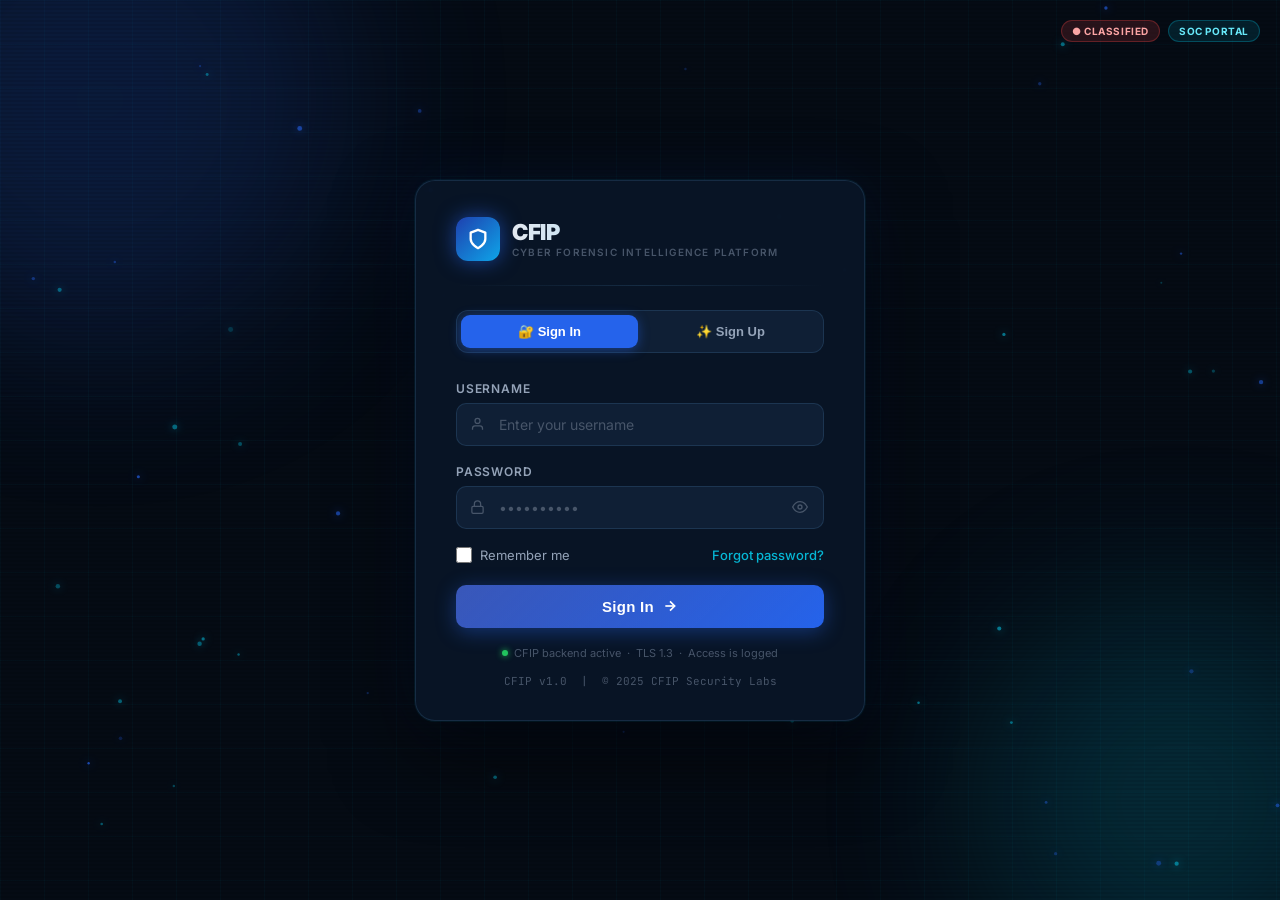
<file: login.html>
<!DOCTYPE html>
<html lang="en">
<head>
  <meta charset="UTF-8"/>
  <meta name="viewport" content="width=device-width, initial-scale=1.0"/>
  <title>CFIP – Secure Login</title>
  <meta name="description" content="Secure login portal for the Cyber Forensic Intelligence Platform."/>
  <link rel="preconnect" href="https://fonts.googleapis.com"/>
  <link href="https://fonts.googleapis.com/css2?family=Inter:wght@300;400;500;600;700;800;900&family=JetBrains+Mono:wght@400;500&display=swap" rel="stylesheet"/>
  <style>
    *, *::before, *::after { box-sizing: border-box; margin: 0; padding: 0; }

    :root {
      --bg:         #050b14;
      --surface:    #0a1628;
      --surface-2:  #0f1f35;
      --border:     rgba(99,179,237,.15);
      --primary:    #2563eb;
      --primary-lt: rgba(37,99,235,.12);
      --cyan:       #06b6d4;
      --red:        #ef4444;
      --green:      #22c55e;
      --text-1:     #f1f5f9;
      --text-2:     #94a3b8;
      --text-3:     #475569;
      --glow-blue:  rgba(37,99,235,.6);
    }

    html, body {
      height: 100%;
      font-family: 'Inter', sans-serif;
      background: var(--bg);
      color: var(--text-1);
      overflow: hidden;
    }

    /* ── Background ────────────────────────────── */
    .bg-scene {
      position: fixed; inset: 0; z-index: 0;
      background:
        linear-gradient(rgba(6,182,212,.04) 1px, transparent 1px),
        linear-gradient(90deg, rgba(6,182,212,.04) 1px, transparent 1px);
      background-size: 44px 44px;
      animation: gridScroll 18s linear infinite;
    }
    @keyframes gridScroll {
      from { background-position: 0 0; }
      to   { background-position: 44px 44px; }
    }
    .blob {
      position: fixed; border-radius: 50%;
      filter: blur(90px); opacity: .18; pointer-events: none; z-index: 0;
    }
    .blob-1 { width: 500px; height: 500px; background: #2563eb; top: -150px; left: -150px; }
    .blob-2 { width: 400px; height: 400px; background: #06b6d4; bottom: -100px; right: -100px; }
    .scanlines {
      position: fixed; inset: 0; z-index: 0; pointer-events: none;
      background: repeating-linear-gradient(0deg,transparent,transparent 2px,rgba(0,0,0,.08) 2px,rgba(0,0,0,.08) 4px);
    }
    #particle-canvas { position: fixed; inset: 0; z-index: 0; pointer-events: none; }

    /* ── Wrapper ───────────────────────────────── */
    .login-wrapper {
      position: relative; z-index: 10;
      display: flex; flex-direction: column;
      align-items: center; justify-content: center;
      min-height: 100vh; padding: 24px;
    }

    /* ── Card ──────────────────────────────────── */
    .login-card {
      width: 100%; max-width: 450px;
      background: rgba(10,22,40,.88);
      border: 1px solid var(--border);
      border-radius: 20px;
      padding: 36px 40px 32px;
      backdrop-filter: blur(24px);
      box-shadow:
        0 0 0 1px rgba(6,182,212,.08),
        0 32px 80px rgba(0,0,0,.6),
        0 0 60px rgba(37,99,235,.1);
      animation: cardIn .55s cubic-bezier(.22,1,.36,1) both;
      transition: min-height .35s ease;
    }
    @keyframes cardIn {
      from { opacity: 0; transform: translateY(28px); }
      to   { opacity: 1; transform: translateY(0); }
    }

    /* ── Brand ─────────────────────────────────── */
    .brand { display: flex; align-items: center; gap: 12px; margin-bottom: 24px; }
    .brand-icon {
      width: 44px; height: 44px;
      background: linear-gradient(135deg, #1e40af, #0ea5e9);
      border-radius: 12px;
      display: flex; align-items: center; justify-content: center;
      box-shadow: 0 0 20px var(--glow-blue); flex-shrink: 0;
    }
    .brand-icon svg { color: #fff; }
    .brand-text { display: flex; flex-direction: column; }
    .brand-name {
      font-size: 22px; font-weight: 900; letter-spacing: -0.5px;
      background: linear-gradient(90deg, #e2e8f0, #7dd3fc);
      -webkit-background-clip: text; background-clip: text;
      -webkit-text-fill-color: transparent;
    }
    .brand-sub {
      font-size: 10px; font-weight: 600; color: var(--text-3);
      letter-spacing: 1.2px; text-transform: uppercase; margin-top: 1px;
    }

    .divider {
      height: 1px;
      background: linear-gradient(90deg, transparent, var(--border), transparent);
      margin-bottom: 24px;
    }

    /* ── Tab switcher ──────────────────────────── */
    .tab-switcher {
      display: flex; gap: 4px;
      background: var(--surface-2);
      border: 1px solid var(--border);
      border-radius: 12px;
      padding: 4px;
      margin-bottom: 28px;
    }
    .tab-btn {
      flex: 1; padding: 9px 0;
      border: none; border-radius: 9px;
      font-size: 13px; font-weight: 600;
      cursor: pointer; transition: all .22s ease;
      background: transparent; color: var(--text-2);
    }
    .tab-btn.active {
      background: var(--primary);
      color: #fff;
      box-shadow: 0 2px 12px rgba(37,99,235,.45);
    }
    .tab-btn:not(.active):hover { color: var(--text-1); background: rgba(255,255,255,.05); }

    /* ── Panel visibility ──────────────────────── */
    .form-panel { display: none; animation: fadePanel .25s ease; }
    .form-panel.active { display: block; }
    @keyframes fadePanel {
      from { opacity: 0; transform: translateY(6px); }
      to   { opacity: 1; transform: translateY(0); }
    }

    /* ── Alert ─────────────────────────────────── */
    .alert {
      display: none; align-items: center; gap: 10px;
      padding: 12px 14px; border-radius: 10px;
      font-size: 13px; font-weight: 500; margin-bottom: 18px;
    }
    .alert.error   { background: rgba(239,68,68,.12); border: 1px solid rgba(239,68,68,.3); color: #fca5a5; }
    .alert.success { background: rgba(34,197,94,.1);  border: 1px solid rgba(34,197,94,.3);  color: #86efac; }
    .alert.show    { display: flex; animation: slideIn .25s ease; }
    @keyframes slideIn { from { opacity: 0; transform: translateY(-6px); } to { opacity: 1; transform: translateY(0); } }

    /* ── Form fields ───────────────────────────── */
    .form-group { margin-bottom: 18px; }
    .form-label {
      display: block; font-size: 12px; font-weight: 600;
      color: var(--text-2); text-transform: uppercase;
      letter-spacing: .8px; margin-bottom: 7px;
    }
    .input-wrap { position: relative; }
    .input-icon {
      position: absolute; left: 14px; top: 50%; transform: translateY(-50%);
      color: var(--text-3); display: flex; pointer-events: none; transition: color .2s;
    }
    .form-input {
      width: 100%; padding: 12px 14px 12px 42px;
      background: var(--surface-2);
      border: 1px solid rgba(99,179,237,.15);
      border-radius: 10px;
      color: var(--text-1); font-size: 14px;
      font-family: 'Inter', sans-serif;
      outline: none; transition: border-color .2s, box-shadow .2s;
      -webkit-appearance: none;
      appearance: none;
    }
    .form-input::placeholder { color: var(--text-3); }
    .form-input:focus {
      border-color: var(--primary);
      box-shadow: 0 0 0 3px rgba(37,99,235,.2), 0 0 16px rgba(37,99,235,.12);
    }
    .form-input.error-field { border-color: var(--red); box-shadow: 0 0 0 3px rgba(239,68,68,.15); }
    .input-wrap:focus-within .input-icon { color: var(--cyan); }

    /* Password toggle */
    .pw-toggle {
      position: absolute; right: 14px; top: 50%; transform: translateY(-50%);
      color: var(--text-3); background: none; border: none; cursor: pointer;
      display: flex; padding: 2px; transition: color .2s;
    }
    .pw-toggle:hover { color: var(--text-1); }

    /* Inline hint under field */
    .field-hint { font-size: 11px; color: var(--text-3); margin-top: 5px; padding-left: 2px; }
    .field-hint.err { color: #fca5a5; }

    /* Password strength bar */
    .strength-wrap { margin-top: 7px; display: flex; flex-direction: column; gap: 4px; }
    .strength-track { height: 4px; border-radius: 20px; background: var(--surface-2); overflow: hidden; }
    .strength-bar   { height: 100%; border-radius: 20px; transition: width .3s ease, background .3s ease; width: 0; }
    .strength-label { font-size: 11px; color: var(--text-3); }

    /* ── Form options row ──────────────────────── */
    .form-options {
      display: flex; justify-content: space-between; align-items: center;
      margin-bottom: 22px;
    }
    .checkbox-label {
      display: flex; align-items: center; gap: 8px;
      font-size: 13px; color: var(--text-2); cursor: pointer; user-select: none;
    }
    .checkbox-label input[type="checkbox"] {
      width: 16px; height: 16px; accent-color: var(--primary); cursor: pointer;
    }
    .forgot-link {
      font-size: 13px; color: var(--cyan); text-decoration: none;
      font-weight: 500; transition: color .2s;
    }
    .forgot-link:hover { color: #7dd3fc; }

    /* ── Submit button ─────────────────────────── */
    .btn-login {
      width: 100%; padding: 13px;
      background: linear-gradient(135deg, #1e40af, #2563eb);
      border: none; border-radius: 10px;
      color: #fff; font-size: 15px; font-weight: 700;
      letter-spacing: .3px; cursor: pointer;
      display: flex; align-items: center; justify-content: center; gap: 8px;
      transition: transform .15s, box-shadow .2s;
      box-shadow: 0 4px 20px rgba(37,99,235,.4);
      position: relative; overflow: hidden;
    }
    .btn-login::after {
      content: ''; position: absolute; inset: 0;
      background: linear-gradient(135deg, rgba(255,255,255,.12), transparent);
      pointer-events: none;
    }
    .btn-login:hover:not(:disabled) { transform: translateY(-1px); box-shadow: 0 8px 30px rgba(37,99,235,.55); }
    .btn-login:active  { transform: translateY(0); }
    .btn-login:disabled { opacity: .6; cursor: not-allowed; transform: none; }

    .btn-spinner {
      display: none; width: 16px; height: 16px;
      border: 2px solid rgba(255,255,255,.4); border-top-color: #fff;
      border-radius: 50%; animation: spin .7s linear infinite;
    }
    @keyframes spin { to { transform: rotate(360deg); } }

    /* ── Status & footer ───────────────────────── */
    .status-strip {
      display: flex; align-items: center; justify-content: center; gap: 6px;
      margin-top: 18px; font-size: 11px; color: var(--text-3);
    }
    .status-dot {
      width: 6px; height: 6px; border-radius: 50%;
      background: var(--green); box-shadow: 0 0 6px var(--green);
      animation: pulse 2s ease-in-out infinite;
    }
    @keyframes pulse { 0%, 100% { opacity: 1; } 50% { opacity: .4; } }
    .login-footer {
      margin-top: 14px; text-align: center;
      font-size: 11px; color: var(--text-3);
      font-family: 'JetBrains Mono', monospace;
    }

    /* ── Top badges ────────────────────────────── */
    .top-badges { position: fixed; top: 20px; right: 20px; z-index: 20; display: flex; gap: 8px; }
    .badge { padding: 4px 10px; border-radius: 20px; font-size: 10px; font-weight: 700; letter-spacing: .6px; text-transform: uppercase; }
    .badge-red  { background: rgba(239,68,68,.15); border: 1px solid rgba(239,68,68,.3); color: #fca5a5; }
    .badge-cyan { background: rgba(6,182,212,.12);  border: 1px solid rgba(6,182,212,.3);  color: #67e8f9; }

    /* Shake */
    @keyframes shake {
      0%, 100% { transform: translateX(0); }
      20% { transform: translateX(-8px); }
      40% { transform: translateX(8px); }
      60% { transform: translateX(-5px); }
      80% { transform: translateX(5px); }
    }
  </style>
</head>
<body>

<div class="bg-scene"></div>
<div class="blob blob-1"></div>
<div class="blob blob-2"></div>
<div class="scanlines"></div>
<canvas id="particle-canvas"></canvas>

<div class="top-badges">
  <span class="badge badge-red">● CLASSIFIED</span>
  <span class="badge badge-cyan">SOC PORTAL</span>
</div>

<div class="login-wrapper">
  <div class="login-card">

    <!-- Brand -->
    <div class="brand">
      <div class="brand-icon">
        <svg width="22" height="22" viewBox="0 0 24 24" fill="none" stroke="currentColor" stroke-width="2.5" stroke-linecap="round" stroke-linejoin="round">
          <path d="M12 22s8-4 8-10V5l-8-3-8 3v7c0 6 8 10 8 10z"/>
        </svg>
      </div>
      <div class="brand-text">
        <span class="brand-name">CFIP</span>
        <span class="brand-sub">Cyber Forensic Intelligence Platform</span>
      </div>
    </div>

    <div class="divider"></div>

    <!-- Tab switcher -->
    <div class="tab-switcher" role="tablist">
      <button class="tab-btn active" id="tab-login" role="tab" onclick="switchTab('login')">
        🔐 Sign In
      </button>
      <button class="tab-btn" id="tab-signup" role="tab" onclick="switchTab('signup')">
        ✨ Sign Up
      </button>
    </div>

    <!-- Shared alert box -->
    <div class="alert error" id="alert-box" role="alert">
      <svg width="15" height="15" viewBox="0 0 24 24" fill="none" stroke="currentColor" stroke-width="2.5"><circle cx="12" cy="12" r="10"/><line x1="12" y1="8" x2="12" y2="12"/><line x1="12" y1="16" x2="12.01" y2="16"/></svg>
      <span id="alert-msg">Invalid credentials.</span>
    </div>

    <!-- ══ LOGIN PANEL ══ -->
    <div class="form-panel active" id="panel-login">
      <form id="login-form" onsubmit="handleLogin(event)" novalidate>

        <div class="form-group">
          <label class="form-label" for="login-username">Username</label>
          <div class="input-wrap">
            <span class="input-icon">
              <svg width="15" height="15" viewBox="0 0 24 24" fill="none" stroke="currentColor" stroke-width="2"><path d="M20 21v-2a4 4 0 0 0-4-4H8a4 4 0 0 0-4 4v2"/><circle cx="12" cy="7" r="4"/></svg>
            </span>
            <input type="text" id="login-username" class="form-input" placeholder="Enter your username" autocomplete="username" required/>
          </div>
        </div>

        <div class="form-group">
          <label class="form-label" for="login-password">Password</label>
          <div class="input-wrap">
            <span class="input-icon">
              <svg width="15" height="15" viewBox="0 0 24 24" fill="none" stroke="currentColor" stroke-width="2"><rect x="3" y="11" width="18" height="11" rx="2"/><path d="M7 11V7a5 5 0 0 1 10 0v4"/></svg>
            </span>
            <input type="password" id="login-password" class="form-input" placeholder="••••••••••" autocomplete="current-password" required/>
            <button type="button" class="pw-toggle" onclick="togglePw('login-password','eye-login')" aria-label="Toggle password">
              <svg id="eye-login" width="16" height="16" viewBox="0 0 24 24" fill="none" stroke="currentColor" stroke-width="2">
                <path d="M1 12s4-8 11-8 11 8 11 8-4 8-11 8-11-8-11-8z"/><circle cx="12" cy="12" r="3"/>
              </svg>
            </button>
          </div>
        </div>

        <div class="form-options">
          <label class="checkbox-label">
            <input type="checkbox" id="remember-me"/>
            Remember me
          </label>
          <a href="#" class="forgot-link" onclick="showForgot();return false;">Forgot password?</a>
        </div>

        <button type="submit" class="btn-login" id="login-btn">
          <span class="btn-spinner" id="login-spinner"></span>
          <span id="login-label">Sign In</span>
          <svg id="login-arrow" width="16" height="16" viewBox="0 0 24 24" fill="none" stroke="currentColor" stroke-width="2.5"><line x1="5" y1="12" x2="19" y2="12"/><polyline points="12 5 19 12 12 19"/></svg>
        </button>

      </form>
    </div>

    <!-- ══ SIGNUP PANEL ══ -->
    <div class="form-panel" id="panel-signup">
      <form id="signup-form" onsubmit="handleSignup(event)" novalidate>

        <div class="form-group">
          <label class="form-label" for="su-name">Full Name</label>
          <div class="input-wrap">
            <span class="input-icon">
              <svg width="15" height="15" viewBox="0 0 24 24" fill="none" stroke="currentColor" stroke-width="2"><path d="M20 21v-2a4 4 0 0 0-4-4H8a4 4 0 0 0-4 4v2"/><circle cx="12" cy="7" r="4"/></svg>
            </span>
            <input type="text" id="su-name" class="form-input" placeholder="e.g. Kartik Sharma" autocomplete="name" required/>
          </div>
        </div>

        <div class="form-group">
          <label class="form-label" for="su-username">Username</label>
          <div class="input-wrap">
            <span class="input-icon">
              <svg width="15" height="15" viewBox="0 0 24 24" fill="none" stroke="currentColor" stroke-width="2"><circle cx="12" cy="12" r="10"/><line x1="2" y1="12" x2="22" y2="12"/><path d="M12 2a15.3 15.3 0 0 1 4 10 15.3 15.3 0 0 1-4 10 15.3 15.3 0 0 1-4-10 15.3 15.3 0 0 1 4-10z"/></svg>
            </span>
            <input type="text" id="su-username" class="form-input" placeholder="unique_username" autocomplete="username" required/>
          </div>
          <p class="field-hint">Letters, numbers, underscores only. Min 3 chars.</p>
        </div>

        <div class="form-group">
          <label class="form-label" for="su-email">Email Address</label>
          <div class="input-wrap">
            <span class="input-icon">
              <svg width="15" height="15" viewBox="0 0 24 24" fill="none" stroke="currentColor" stroke-width="2"><path d="M4 4h16c1.1 0 2 .9 2 2v12c0 1.1-.9 2-2 2H4c-1.1 0-2-.9-2-2V6c0-1.1.9-2 2-2z"/><polyline points="22,6 12,13 2,6"/></svg>
            </span>
            <input type="email" id="su-email" class="form-input" placeholder="analyst@cfip.sec" autocomplete="email" required/>
          </div>
        </div>

        <div class="form-group">
          <label class="form-label" for="su-password">Password</label>
          <div class="input-wrap">
            <span class="input-icon">
              <svg width="15" height="15" viewBox="0 0 24 24" fill="none" stroke="currentColor" stroke-width="2"><rect x="3" y="11" width="18" height="11" rx="2"/><path d="M7 11V7a5 5 0 0 1 10 0v4"/></svg>
            </span>
            <input type="password" id="su-password" class="form-input" placeholder="Min 6 characters" autocomplete="new-password" oninput="checkStrength(this.value)" required/>
            <button type="button" class="pw-toggle" onclick="togglePw('su-password','eye-su')" aria-label="Toggle password">
              <svg id="eye-su" width="16" height="16" viewBox="0 0 24 24" fill="none" stroke="currentColor" stroke-width="2">
                <path d="M1 12s4-8 11-8 11 8 11 8-4 8-11 8-11-8-11-8z"/><circle cx="12" cy="12" r="3"/>
              </svg>
            </button>
          </div>
          <div class="strength-wrap">
            <div class="strength-track"><div class="strength-bar" id="strength-bar"></div></div>
            <span class="strength-label" id="strength-label">Enter a password</span>
          </div>
        </div>

        <div class="form-group">
          <label class="form-label" for="su-confirm">Confirm Password</label>
          <div class="input-wrap">
            <span class="input-icon">
              <svg width="15" height="15" viewBox="0 0 24 24" fill="none" stroke="currentColor" stroke-width="2"><path d="M12 22s8-4 8-10V5l-8-3-8 3v7c0 6 8 10 8 10z"/></svg>
            </span>
            <input type="password" id="su-confirm" class="form-input" placeholder="Re-enter password" autocomplete="new-password" required/>
          </div>
        </div>

        <button type="submit" class="btn-login" id="signup-btn" style="background:linear-gradient(135deg,#065f46,#059669);box-shadow:0 4px 20px rgba(5,150,105,.4)">
          <span class="btn-spinner" id="signup-spinner"></span>
          <span id="signup-label">Create Account</span>
          <svg id="signup-arrow" width="16" height="16" viewBox="0 0 24 24" fill="none" stroke="currentColor" stroke-width="2.5"><line x1="5" y1="12" x2="19" y2="12"/><polyline points="12 5 19 12 12 19"/></svg>
        </button>

      </form>
    </div>

    <!-- Status -->
    <div class="status-strip">
      <span class="status-dot"></span>
      <span>CFIP backend active &nbsp;·&nbsp; TLS 1.3 &nbsp;·&nbsp; Access is logged</span>
    </div>
    <div class="login-footer">CFIP v1.0 &nbsp;|&nbsp; © 2025 CFIP Security Labs</div>

  </div>
</div>

<script>
  /* ══ Demo credentials ═══════════════════════════════════
     Login:  admin / admin123  |  kartik / cfip2025
     Signup: saved in-memory (session only – server restart clears them)
  ═══════════════════════════════════════════════════════ */
  const DEMO_USERS = {
    'admin':   { password: 'admin123', name: 'Admin',  role: 'SOC Admin'   },
    'kartik':  { password: 'cfip2025', name: 'Kartik', role: 'SOC Analyst' },
    'analyst': { password: 'cfip2025', name: 'Analyst',role: 'SOC Analyst' },
  };

  // ── Tab switch ──────────────────────────────────────
  function switchTab(tab) {
    hideAlert();
    document.querySelectorAll('.tab-btn').forEach(b => b.classList.remove('active'));
    document.querySelectorAll('.form-panel').forEach(p => p.classList.remove('active'));
    document.getElementById('tab-' + tab).classList.add('active');
    document.getElementById('panel-' + tab).classList.add('active');
  }

  // ── Alert ───────────────────────────────────────────
  function showAlert(msg, type = 'error') {
    const box = document.getElementById('alert-box');
    document.getElementById('alert-msg').textContent = msg;
    box.className = `alert ${type} show`;
  }
  function hideAlert() {
    document.getElementById('alert-box').classList.remove('show');
  }

  // ── Password toggle ─────────────────────────────────
  function togglePw(inputId, iconId) {
    const inp = document.getElementById(inputId);
    const ico = document.getElementById(iconId);
    if (inp.type === 'password') {
      inp.type = 'text';
      ico.innerHTML = '<path d="M17.94 17.94A10.07 10.07 0 0 1 12 20c-7 0-11-8-11-8a18.45 18.45 0 0 1 5.06-5.94M9.9 4.24A9.12 9.12 0 0 1 12 4c7 0 11 8 11 8a18.5 18.5 0 0 1-2.16 3.19m-6.72-1.07a3 3 0 1 1-4.24-4.24"/><line x1="1" y1="1" x2="23" y2="23"/>';
    } else {
      inp.type = 'password';
      ico.innerHTML = '<path d="M1 12s4-8 11-8 11 8 11 8-4 8-11 8-11-8-11-8z"/><circle cx="12" cy="12" r="3"/>';
    }
  }

  // ── Password strength ───────────────────────────────
  function checkStrength(val) {
    const bar   = document.getElementById('strength-bar');
    const label = document.getElementById('strength-label');
    let score = 0;
    if (val.length >= 6)  score++;
    if (val.length >= 10) score++;
    if (/[A-Z]/.test(val)) score++;
    if (/[0-9]/.test(val)) score++;
    if (/[^A-Za-z0-9]/.test(val)) score++;
    const levels = [
      { w: '0%',   color: 'transparent', text: 'Enter a password' },
      { w: '25%',  color: '#ef4444',     text: 'Weak' },
      { w: '50%',  color: '#f97316',     text: 'Fair' },
      { w: '75%',  color: '#eab308',     text: 'Good' },
      { w: '90%',  color: '#22c55e',     text: 'Strong' },
      { w: '100%', color: '#06b6d4',     text: '💪 Very Strong' },
    ];
    const lvl = levels[Math.min(score, 5)];
    bar.style.width      = lvl.w;
    bar.style.background = lvl.color;
    label.textContent    = lvl.text;
    label.style.color    = score >= 3 ? lvl.color : 'var(--text-3)';
  }

  // ── Button loading ──────────────────────────────────
  function setLoading(prefix, on) {
    const btn     = document.getElementById(prefix + '-btn');
    const spinner = document.getElementById(prefix + '-spinner');
    const label   = document.getElementById(prefix + '-label');
    const arrow   = document.getElementById(prefix + '-arrow');
    const texts   = { login: ['Sign In','Signing In…'], signup: ['Create Account','Creating…'] };
    btn.disabled          = on;
    spinner.style.display = on ? 'block' : 'none';
    label.textContent     = on ? texts[prefix][1] : texts[prefix][0];
    if (arrow) arrow.style.display = on ? 'none' : 'block';
  }

  // ── LOGIN ───────────────────────────────────────────
  async function handleLogin(e) {
    e.preventDefault();
    hideAlert();
    const username = document.getElementById('login-username').value.trim();
    const password = document.getElementById('login-password').value;
    if (!username || !password) { showAlert('Please fill in all fields.'); return; }
    setLoading('login', true);

    try {
      const res = await fetch('/api/login', {
        method: 'POST',
        headers: { 'Content-Type': 'application/json' },
        body: JSON.stringify({ username, password }),
      });
      const data = await res.json();
      if (data.success) { loginSuccess(data.name || username); return; }
      setLoading('login', false);
      showAlert(data.error || 'Invalid credentials.');
      shakeCard(); return;
    } catch (_) { /* server offline – demo fallback */ }

    await sleep(800);
    const u = DEMO_USERS[username.toLowerCase()];
    if (u && u.password === password) {
      loginSuccess(u.name);
    } else {
      setLoading('login', false);
      showAlert('Invalid credentials. Hint: admin / admin123');
      shakeCard();
    }
  }

  // ── SIGNUP ──────────────────────────────────────────
  async function handleSignup(e) {
    e.preventDefault();
    hideAlert();

    const name     = document.getElementById('su-name').value.trim();
    const username = document.getElementById('su-username').value.trim();
    const email    = document.getElementById('su-email').value.trim();
    const password = document.getElementById('su-password').value;
    const confirm  = document.getElementById('su-confirm').value;

    // Validation
    if (!name || !username || !email || !password || !confirm) {
      showAlert('Please fill in all fields.'); return;
    }
    if (!/^[a-zA-Z0-9_]{3,}$/.test(username)) {
      showAlert('Username must be 3+ characters: letters, numbers, underscores only.'); return;
    }
    if (!/\S+@\S+\.\S+/.test(email)) {
      showAlert('Please enter a valid email address.'); return;
    }
    if (password.length < 6) {
      showAlert('Password must be at least 6 characters.'); return;
    }
    if (password !== confirm) {
      showAlert('Passwords do not match.'); return;
    }
    if (DEMO_USERS[username.toLowerCase()]) {
      showAlert('Username already taken. Please choose another.'); return;
    }

    setLoading('signup', true);

    try {
      const res = await fetch('/api/signup', {
        method: 'POST',
        headers: { 'Content-Type': 'application/json' },
        body: JSON.stringify({ name, username, email, password }),
      });
      const data = await res.json();
      if (data.success) {
        showAlert(`Account created! Welcome, ${name}. Redirecting…`, 'success');
        setTimeout(() => { window.location.href = 'index.html'; }, 1500);
        return;
      }
      setLoading('signup', false);
      showAlert(data.error || 'Sign up failed. Try a different username.');
      return;
    } catch (_) { /* server offline */ }

    // Demo fallback – register locally
    await sleep(800);
    DEMO_USERS[username.toLowerCase()] = { password, name, role: 'SOC Analyst' };
    showAlert(`Account created! Welcome, ${name}. Redirecting…`, 'success');
    setTimeout(() => { window.location.href = 'index.html'; }, 1500);
  }

  // ── Helpers ─────────────────────────────────────────
  function loginSuccess(name) {
    showAlert(`Access granted, ${name}. Redirecting to dashboard…`, 'success');
    setTimeout(() => { window.location.href = 'index.html'; }, 1200);
  }
  function shakeCard() {
    const card = document.querySelector('.login-card');
    card.style.animation = 'none'; card.offsetWidth;
    card.style.animation = 'shake .4s ease';
  }
  function showForgot() {
    showAlert('Contact your SOC administrator to reset your credentials.');
  }
  const sleep = ms => new Promise(r => setTimeout(r, ms));

  // ── Particle canvas ─────────────────────────────────
  (function() {
    const canvas = document.getElementById('particle-canvas');
    const ctx    = canvas.getContext('2d');
    let W, H, particles = [];
    function resize() { W = canvas.width = innerWidth; H = canvas.height = innerHeight; }
    window.addEventListener('resize', resize); resize();
    function rand(a, b) { return a + Math.random() * (b - a); }
    function Particle() {
      this.x = rand(0,W); this.y = rand(0,H);
      this.vx = rand(-.3,.3); this.vy = rand(-.5,-.15);
      this.alpha = rand(.2,.7); this.size = rand(1,2.5);
      this.color = Math.random() > .5 ? '#2563eb' : '#06b6d4';
    }
    for (let i = 0; i < 60; i++) particles.push(new Particle());
    function draw() {
      ctx.clearRect(0,0,W,H);
      particles.forEach(p => {
        ctx.save(); ctx.globalAlpha = p.alpha;
        ctx.fillStyle = ctx.shadowColor = p.color; ctx.shadowBlur = 8;
        ctx.beginPath(); ctx.arc(p.x, p.y, p.size, 0, Math.PI*2); ctx.fill(); ctx.restore();
        p.x += p.vx; p.y += p.vy;
        if (p.y < -10) { p.y = H+10; p.x = rand(0,W); }
        if (p.x < 0 || p.x > W) p.vx *= -1;
      });
      requestAnimationFrame(draw);
    }
    draw();
  })();
</script>
</body>
</html>
</file>
